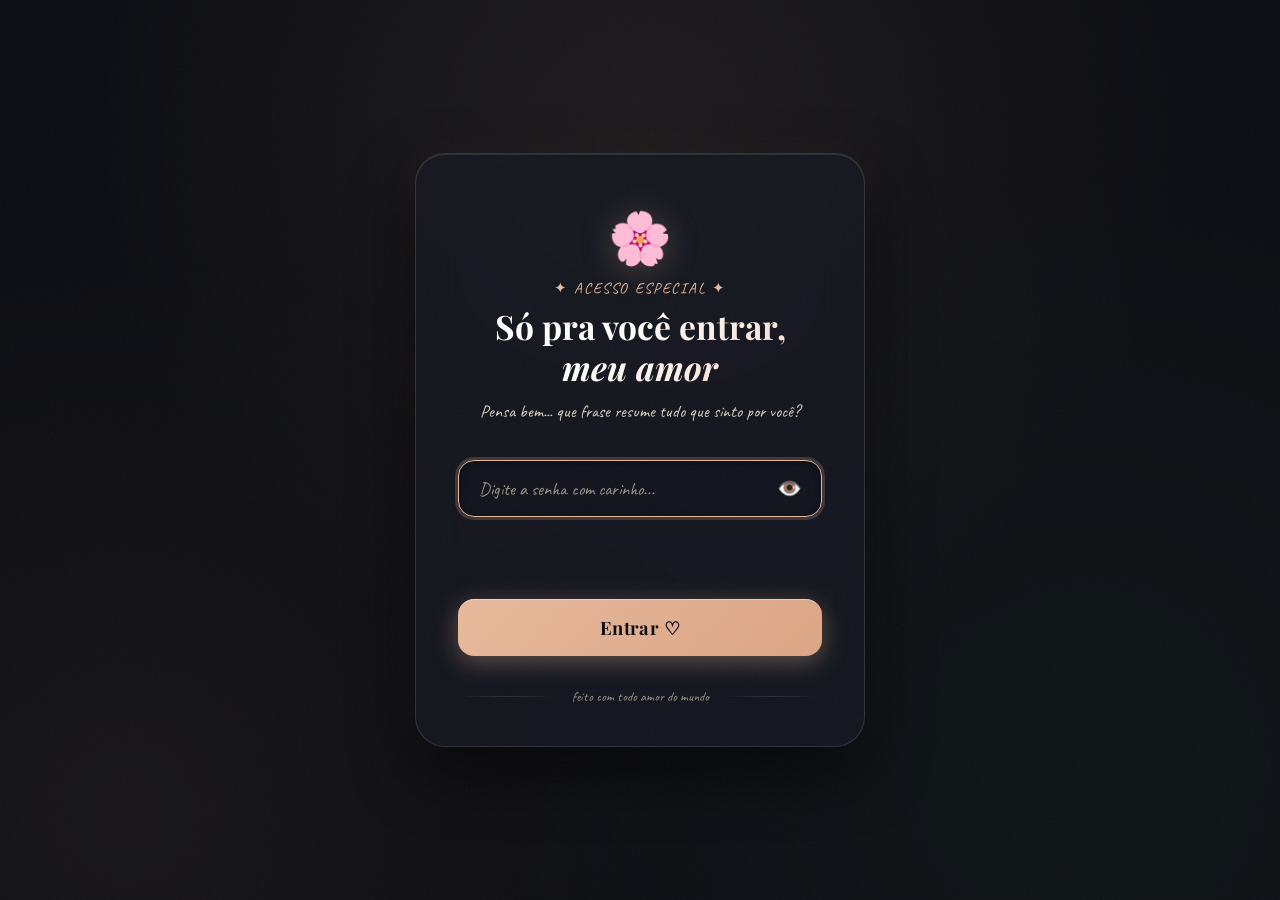
<file: index.html>
<!DOCTYPE html>
<html lang="pt-BR">
<head>
  <meta charset="UTF-8" />
  <meta name="viewport" content="width=device-width, initial-scale=1.0" />
  <title>Para Você — A Nossa História</title>
  <meta name="description" content="Um presente especial e único, feito com todo amor do mundo." />
  <meta property="og:title" content="Para Você — A Nossa História" />
  <meta property="og:description" content="Um presente especial e único, feito com todo amor do mundo." />
  <meta property="og:type" content="website" />
  <meta property="og:image" content="fotos/IMG_20251231_201946_162.jpg" />
  <link rel="preconnect" href="https://fonts.googleapis.com" />
  <link rel="preconnect" href="https://fonts.gstatic.com" crossorigin />
  <link href="https://fonts.googleapis.com/css2?family=Playfair+Display:ital,wght@0,400;0,600;0,700;1,400;1,600&family=Lato:wght@300;400;700&family=Caveat:wght@400;600;700&display=swap" rel="stylesheet" />
  <link rel="stylesheet" href="style.css?v=4.1" />
</head>
<body>

<!-- Guard: redireciona para login se não autenticado; garante início no topo -->
<script>
  if (sessionStorage.getItem('auth_ok') !== '1') {
    window.location.replace('login.html');
  }
  /* Impede o browser de restaurar a posição de scroll anterior */
  if ('scrollRestoration' in history) history.scrollRestoration = 'manual';
  window.scrollTo(0, 0);
</script>

<!-- Pétalas e toasts globais -->
<canvas id="petals-canvas" aria-hidden="true"></canvas>
<div class="toast-container" id="toast-container" aria-live="polite"></div>

<!-- Lightbox -->
<div class="lightbox-overlay" id="lightbox" role="dialog" aria-modal="true" aria-label="Foto ampliada">
  <div class="lightbox-content">
    <button class="lightbox-close" id="lightbox-close" aria-label="Fechar">✕</button>
    <div class="lightbox-inner-img" id="lightbox-img"></div>
    <div class="lightbox-caption" id="lightbox-caption"></div>
  </div>
</div>

<!-- ═══════════════════════════════════════════════
     SITE PRINCIPAL
     ═══════════════════════════════════════════════ -->
<div class="site-wrapper">

  <!-- ▓▓▓ 1. HERO ▓▓▓ -->
  <section class="hero-section reveal">
    <div class="hero-inner">
      <span class="hero-eyebrow">✦ um presente feito só pra você ✦</span>
      <h1 class="hero-title">Para a Minha<br/><em>Pessoa Favorita</em></h1>
      <p class="hero-subtitle">Cada detalhe aqui foi pensado com carinho, porque você merece o mundo — e mais um pouquinho.</p>
      <a href="#contador" class="hero-scroll-btn" aria-label="Rolar para o conteúdo">
        <span>Começar</span>
        <span class="scroll-arrow">↓</span>
      </a>
    </div>
    <div class="hero-hearts" aria-hidden="true">
      <span style="top:12%;left:7%;animation-delay:0s;font-size:1.4rem">♡</span>
      <span style="top:25%;right:5%;animation-delay:1.5s;font-size:1rem">❤</span>
      <span style="top:65%;left:3%;animation-delay:0.8s;font-size:1.2rem">♡</span>
      <span style="top:78%;right:8%;animation-delay:2.2s;font-size:0.9rem">✿</span>
      <span style="top:45%;left:2%;animation-delay:3s;font-size:1.1rem">❀</span>
      <span style="top:55%;right:3%;animation-delay:1s;font-size:1rem">♡</span>
    </div>
  </section>

  <!-- ▓▓▓ 2. CONTADOR ▓▓▓ -->
  <section id="contador" class="page-section reveal">
    <div class="section-label">nossa contagem</div>
    <div class="counter-mega">
      <div class="counter-mega-ring" aria-hidden="true"></div>
      <div class="counter-mega-inner">
        <p class="counter-sub">Já se passaram</p>
        <span class="counter-num" id="days-count">0</span>
        <span class="counter-unit-text">dias juntos</span>
        <p class="counter-date">desde <strong>05 de dezembro de 2025</strong> 🤍</p>
      </div>
    </div>
    <!-- Palmeiras inline -->
    <div class="palm-strip reveal reveal-delay-2">
      <span class="palm-strip-icon">💚</span>
      <p class="palm-strip-text">"Bate por duas coisas: você e o Palmeiras."</p>
      <span class="palm-strip-badge">Verdão 💪</span>
    </div>
  </section>

  <!-- ▓▓▓ 3. MENSAGEM DIÁRIA ▓▓▓ -->
  <section class="page-section reveal">
    <div class="section-label">a mensagem de hoje</div>
    <div class="book-card">
      <div class="book-ruled-lines" aria-hidden="true"></div>
      <div class="book-header">
        <p class="book-chapter">Cap. 1 · Começando a Melhor Leitura</p>
        <span class="book-date-stamp" id="book-date"></span>
      </div>
      <h2 class="book-title" id="book-title-text">A Nossa História</h2>
      <span class="book-day-badge" id="book-day-badge">📖 Hoje</span>
      <p class="book-message" id="daily-message"></p>

      <div class="book-footer">
        <div class="book-progress-wrap">
          <div class="book-progress-bar">
            <div class="book-progress-fill" id="book-progress-fill"></div>
          </div>
          <span class="book-progress-pct" id="book-progress-pct">0%</span>
        </div>
        <div class="book-nav">
          <button class="book-nav-btn" id="book-prev" aria-label="Anterior">← Anterior</button>
          <span class="book-nav-counter" id="book-nav-counter"></span>
          <button class="book-nav-btn" id="book-next" aria-label="Próxima">Próxima →</button>
        </div>
        <div class="book-lock-msg" id="book-lock-msg">
          🔒 As próximas mensagens ainda não chegaram. Volte amanhã!
        </div>
      </div>
    </div>
  </section>

  <!-- ▓▓▓ 4. CARROSSEL DE FOTOS ▓▓▓ -->
  <section class="page-section reveal">
    <div class="section-label">nossas memórias</div>
    <h2 class="section-title">Nossa Galeria</h2>

    <!-- Carrossel principal -->
    <div class="carousel-root">
      <div class="carousel-track-wrap">
        <div class="carousel-track" id="carousel-track"></div>
      </div>
      <button class="carousel-arrow carousel-arrow-prev" id="carousel-prev" aria-label="Foto anterior">‹</button>
      <button class="carousel-arrow carousel-arrow-next" id="carousel-next" aria-label="Próxima foto">›</button>
      <div class="carousel-dots" id="carousel-dots"></div>
      <p class="carousel-caption-text" id="carousel-caption"></p>
    </div>

    <!-- Thumbnails -->
    <div class="thumb-strip" id="thumb-strip"></div>
  </section>

  <!-- ▓▓▓ 5. LINHA DO TEMPO ▓▓▓ -->
  <section class="page-section reveal">
    <div class="section-label">nossa trajetória</div>
    <h2 class="section-title">Momentos que Guardo</h2>
    <div class="timeline-v2" id="timeline-container"></div>
  </section>

  <!-- ▓▓▓ 6. COUNTDOWN ▓▓▓ -->
  <section class="page-section reveal">
    <div class="section-label">contagem regressiva</div>
    <h2 class="section-title">Próximos Momentos</h2>
    <div class="countdown-list" id="countdown-list"></div>
  </section>

  <!-- ▓▓▓ 7. ESTRELA ▓▓▓ -->
  <section class="page-section reveal">
    <div class="section-label">sua estrela no céu</div>
    <h2 class="section-title">Sua Estrela</h2>
    <div class="star-card">
      <canvas id="star-canvas" aria-label="Céu estrelado animado com estrela personalizada"></canvas>
      <div class="star-card-label">
        <p class="star-card-title">Batizei uma estrela com o seu nome.</p>
        <p class="star-card-sub">Olha ela brilhar — igual você. ✨</p>
      </div>
    </div>
  </section>

  <!-- ▓▓▓ 8. RAZÕES PRA TE AMAR ▓▓▓ -->
  <section class="page-section reveal">
    <div class="section-label">razões pra te amar</div>
    <h2 class="section-title">Por Que Te Amo</h2>
    <div class="reasons-card">
      <div class="reasons-header-row">
        <p class="reasons-subtitle">Cada razão é real. Cada uma é sua.</p>
        <span class="reasons-badge" id="reasons-counter">0 de 20</span>
      </div>
      <div id="love-reasons-list" aria-live="polite"></div>
      <div class="reasons-actions">
        <button class="reveal-btn" id="reveal-reason-btn">♡ Revelar mais uma razão</button>
        <button class="reveal-btn secondary" id="reveal-all-btn">Ver todas de uma vez</button>
      </div>
    </div>
  </section>

  <!-- ▓▓▓ 9. DOCERIA ▓▓▓ -->
  <section class="page-section reveal">
    <div class="section-label">nossa doceria</div>
    <h2 class="section-title">Doceria do Amor 🍭</h2>
    <p class="section-intro">Clique para resgatar seus mimos especiais</p>
    <div class="treats-grid">
      <button class="treat-btn" id="btn-treat-1"><span class="treat-icon">🍫</span><span>Palha italiana feita pelo seu namorado</span></button>
      <button class="treat-btn" id="btn-treat-2"><span class="treat-icon">🤗</span><span>Abraço surpresa hoje</span></button>
      <button class="treat-btn" id="btn-treat-3"><span class="treat-icon">💋</span><span>Beijo aleatório</span></button>
      <button class="treat-btn" id="btn-treat-4"><span class="treat-icon">🎬</span><span>Escolher o próximo programa</span></button>
      <button class="treat-btn flee-btn" id="flee-btn"><span class="treat-icon">💔</span><span>Quero te amar menos</span></button>
    </div>
  </section>

  <!-- ▓▓▓ JOGO 1 — CARTAS EMBARALHADAS ▓▓▓ -->
  <section id="jogo-cartas" class="page-section reveal">
    <div class="section-label">jogo do amor · 1</div>
    <h2 class="section-title">Cartas Embaralhadas 💌</h2>
    <p class="section-intro">Monte a frase do dia na ordem certa</p>
    <div class="game-card" id="cartas-game">
      <p class="game-day-badge" id="cartas-day"></p>
      <div class="cartas-slots" id="cartas-slots" aria-label="Espaços para montar a frase"></div>
      <p class="cartas-divider" aria-hidden="true">↑ monte aqui ↑</p>
      <div class="cartas-bank" id="cartas-bank" aria-label="Palavras disponíveis"></div>
      <div class="cartas-actions">
        <button class="game-btn secondary" id="cartas-reset" type="button">🔀 Embaralhar</button>
        <button class="game-btn primary"   id="cartas-check" type="button" disabled>✓ Verificar</button>
      </div>
      <p class="cartas-result" id="cartas-result" aria-live="polite"></p>
    </div>
  </section>

  <!-- ▓▓▓ JOGO 2 — CAÇA-PALAVRAS ▓▓▓ -->
  <section id="jogo-cacapalavras" class="page-section reveal">
    <div class="section-label">jogo do amor · 2</div>
    <h2 class="section-title">Caça-Palavras Diário 🔠</h2>
    <p class="section-intro">Palavras do nosso mundo — nova grade todo dia</p>
    <div class="game-card">
      <div class="caca-layout">
        <div class="caca-grid-wrap">
          <div class="caca-grid" id="caca-grid" role="grid" aria-label="Grade do caça-palavras"></div>
        </div>
        <div class="caca-sidebar">
          <p class="caca-list-title">Encontre:</p>
          <ul class="caca-word-list" id="caca-word-list" aria-label="Lista de palavras"></ul>
        </div>
      </div>
      <div class="caca-complete" id="caca-complete" hidden>✨ Todas as palavras encontradas! Você é incrível! ✨</div>
    </div>
  </section>

  <!-- ▓▓▓ JOGO 3 — MEMÓRIA ▓▓▓ -->
  <section id="jogo-memoria" class="page-section reveal">
    <div class="section-label">jogo do amor · 3</div>
    <h2 class="section-title">Memória dos Momentos 🃏</h2>
    <p class="section-intro">Encontre os pares das nossas fotos juntos</p>
    <div class="game-card">
      <div class="memoria-header">
        <span class="memoria-stat"        id="memoria-tentativas">0 tentativas</span>
        <span class="memoria-stat accent" id="memoria-pares">0 / 8 pares</span>
      </div>
      <div class="memoria-grid" id="memoria-grid" role="list" aria-label="Grade do jogo da memória"></div>
      <div class="memoria-win" id="memoria-win" hidden>
        <p>🎉 Você encontrou todos os pares!</p>
        <button class="game-btn primary" id="memoria-restart" type="button">Jogar de novo 🔄</button>
      </div>
    </div>
  </section>

  <!-- ▓▓▓ 10. MURAL DE RECADOS (SUPABASE) ▓▓▓ -->
  <section class="page-section" id="mural-section">
    <div class="section-label">mural de amor</div>
    <h2 class="section-title">Deixe um Recadinho ✍️</h2>
    <p class="section-intro">Escreva algo fofo para mim ou leia os bilhetes que já nos deixamos</p>
    
    <div class="mural-card">
      <form id="mural-form" class="mural-form">
        <div class="mural-input-row">
          <input type="text" id="mural-sender" placeholder="Seu nome..." required autocomplete="off" />
        </div>
        <div class="mural-input-row">
          <textarea id="mural-content" placeholder="Escreva seu bilhetinho com todo carinho..." required rows="3"></textarea>
        </div>
        <div class="mural-input-row">
          <label class="mural-color-label">Cor do bilhete:</label>
          <div class="mural-color-picker" id="mural-color-picker" role="radiogroup" aria-label="Cor do bilhete">
            <button type="button" class="color-swatch active" data-color="default" aria-label="Dourado (padrão)" style="--swatch-color:#d4956a"></button>
            <button type="button" class="color-swatch" data-color="rosa"    aria-label="Rosa"    style="--swatch-color:#c47b8a"></button>
            <button type="button" class="color-swatch" data-color="amarelo" aria-label="Amarelo" style="--swatch-color:#c9a630"></button>
            <button type="button" class="color-swatch" data-color="verde"   aria-label="Verde"   style="--swatch-color:#5a9e78"></button>
            <button type="button" class="color-swatch" data-color="lilas"   aria-label="Lilás"   style="--swatch-color:#8b7ec8"></button>
          </div>
        </div>
        <button type="submit" class="mural-submit-btn">♡ Deixar Recado</button>
      </form>

      <div class="mural-tabs" id="mural-tabs">
        <button class="mural-tab active" data-tab="todos"     type="button">💌 Todos</button>
        <button class="mural-tab"        data-tab="favoritos" type="button">⭐ Favoritos</button>
      </div>

      <div class="mural-notes-container" id="mural-notes">
        <p class="mural-empty" id="mural-placeholder">Carregando recadinhos com carinho... 💌</p>
      </div>
    </div>
  </section>

  <!-- ▓▓▓ ENCERRAMENTO ▓▓▓ -->
  <section class="closing-section">
    <h2>Você é a melhor parte<br/>de cada dia.</h2>
    <p>Obrigado por ser tão você. Por cada risada, cada olhar, cada momento. Este site é pequenininho perto do que sinto, mas é todo feito de amor.</p>
    <span class="closing-signature">Com todo meu amor ♡</span>
  </section>

  <footer class="site-footer">
    <p>Feito com <span class="heart">♥</span> especialmente para você — <span id="footer-year"></span></p>
  </footer>

</div><!-- /site-wrapper -->

<button class="scroll-top-btn" id="scroll-top-btn" aria-label="Voltar ao topo">↑</button>

<script src="script.js?v=4.1"></script>
</body>
</html>
</file>
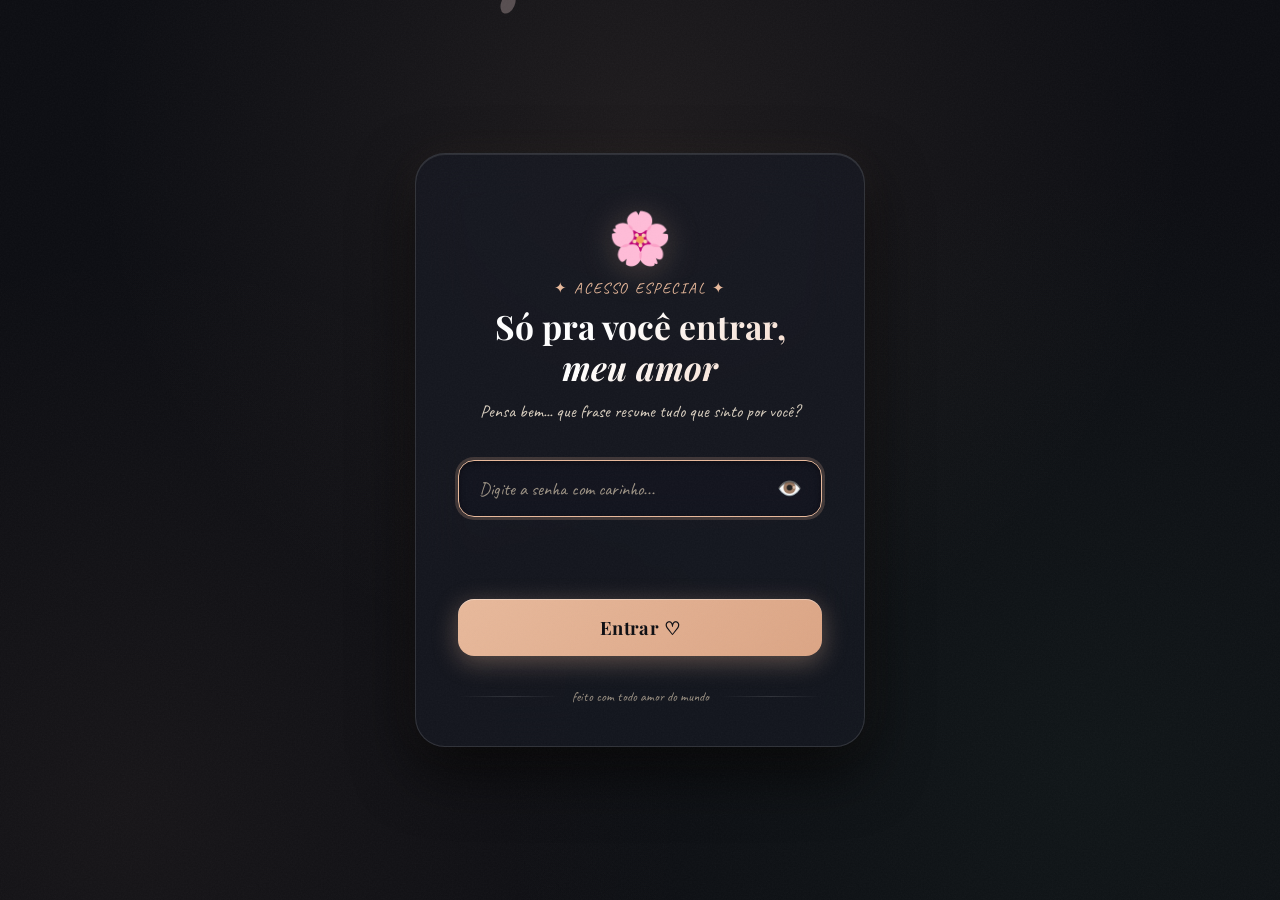
<file: login.html>
<!DOCTYPE html>
<html lang="pt-BR">
<head>
  <meta charset="UTF-8" />
  <meta name="viewport" content="width=device-width, initial-scale=1.0" />
  <title>Acesso Especial ♡</title>
  <meta name="description" content="Acesso especial — só pra você entrar, meu amor." />
  <meta name="robots" content="noindex, nofollow" />
  <link rel="preconnect" href="https://fonts.googleapis.com" />
  <link rel="preconnect" href="https://fonts.gstatic.com" crossorigin />
  <link href="https://fonts.googleapis.com/css2?family=Playfair+Display:ital,wght@0,400;0,600;0,700;1,400;1,600&family=Lato:wght@300;400;700&family=Caveat:wght@400;600;700&display=swap" rel="stylesheet" />
  <link rel="stylesheet" href="login.css?v=4.0" />
</head>
<body>

<!-- Pétalas animadas -->
<canvas id="pw-petals" aria-hidden="true"></canvas>

<!-- Card de login -->
<div class="login-card" role="main">
  <span class="login-icon" aria-hidden="true">🌸</span>
  <p class="login-eyebrow">✦ acesso especial ✦</p>
  <h1 class="login-title">Só pra você entrar,<br/><em>meu amor</em></h1>
  <p class="login-hint">Pensa bem... que frase resume tudo que sinto por você?</p>

  <form id="login-form" class="login-form" onsubmit="return false;">
    <div class="input-wrap">
      <input
        type="password"
        id="pw-input"
        class="pw-input"
        placeholder="Digite a senha com carinho..."
        autocomplete="off"
        aria-label="Senha de acesso"
      />
      <button class="pw-toggle" id="pw-toggle" type="button" aria-label="Mostrar senha">👁️</button>
    </div>

    <p class="pw-error" id="pw-error" aria-live="polite"></p>
    <p class="pw-attempts" id="pw-attempts"></p>

    <button class="pw-btn" id="pw-submit" type="submit">Entrar ♡</button>
  </form>

  <div class="login-ornament">feito com todo amor do mundo</div>
</div>

<!-- Overlay de sucesso -->
<div class="success-overlay" id="success-overlay" aria-live="assertive">
  <span class="success-icon">💚</span>
  <p class="success-text">Bem-vinda, meu amor!</p>
  <p class="success-sub">Preparando o site especial para você... 🌸</p>
</div>

<script>
'use strict';

const PASSWORD = 'eu te amo formiguinha';

/* ─── PÉTALAS (COM SUPORTE A VISIBILITYSTATE) ─────────────────── */
(function initPetals() {
  const canvas = document.getElementById('pw-petals');
  if (!canvas) return;
  const ctx = canvas.getContext('2d');

  function resize() {
    canvas.width  = window.innerWidth;
    canvas.height = window.innerHeight;
  }
  resize();
  window.addEventListener('resize', resize);

  const petals = Array.from({ length: 22 }, () => ({
    x:        Math.random() * window.innerWidth,
    y:        Math.random() * window.innerHeight - window.innerHeight,
    r:        Math.random() * 8 + 4,
    drift:    (Math.random() - .5) * .6,
    speed:    Math.random() * .6 + .3,
    rot:      Math.random() * Math.PI * 2,
    rotSpeed: (Math.random() - .5) * .04,
    alpha:    Math.random() * .4 + .25,
    color:    Math.random() > .5 ? '#f2d7d5' : '#b8e0cc',
  }));

  let rafId = null;
  function draw() {
    ctx.clearRect(0, 0, canvas.width, canvas.height);
    petals.forEach(p => {
      p.y    += p.speed;
      p.x    += p.drift + Math.sin(p.y / 60) * .3;
      p.rot  += p.rotSpeed;
      if (p.y > canvas.height + 20) { p.y = -20; p.x = Math.random() * canvas.width; }
      ctx.save();
      ctx.translate(p.x, p.y);
      ctx.rotate(p.rot);
      ctx.globalAlpha = p.alpha;
      ctx.fillStyle = p.color;
      ctx.beginPath();
      ctx.ellipse(0, 0, p.r, p.r * 1.6, 0, 0, Math.PI * 2);
      ctx.fill();
      ctx.restore();
    });
    rafId = requestAnimationFrame(draw);
  }
  rafId = requestAnimationFrame(draw);

  /* Pausa loop quando aba fica oculta — poupa bateria e CPU no mobile */
  document.addEventListener('visibilitychange', () => {
    if (document.hidden) {
      if (rafId) cancelAnimationFrame(rafId);
    } else {
      rafId = requestAnimationFrame(draw);
    }
  });
})();

/* ─── LOGIN ─────────────────────────────────────────────────── */
(function initLogin() {
  if (sessionStorage.getItem('auth_ok') === '1') {
    window.location.replace('index.html');
    return;
  }

  const input      = document.getElementById('pw-input');
  const submit     = document.getElementById('pw-submit');
  const toggle     = document.getElementById('pw-toggle');
  const errorEl    = document.getElementById('pw-error');
  const attemptsEl = document.getElementById('pw-attempts');
  const overlay    = document.getElementById('success-overlay');

  let attempts = 0;
  const MAX    = 5;
  let locked   = false;

  toggle.addEventListener('click', () => {
    input.type = input.type === 'password' ? 'text' : 'password';
    toggle.textContent = input.type === 'password' ? '👁️' : '🙈';
  });

  function attempt() {
    if (locked) return;
    const val = input.value.trim().toLowerCase();
    if (!val) { input.focus(); return; }

    if (val === PASSWORD) {
      sessionStorage.setItem('auth_ok', '1');
      errorEl.textContent    = '';
      attemptsEl.textContent = '';
      submit.disabled = true;
      input.disabled  = true;
      overlay.classList.add('show');
      setTimeout(() => window.location.replace('index.html'), 1800);

    } else {
      attempts++;
      input.value = '';
      input.classList.add('shake');
      setTimeout(() => input.classList.remove('shake'), 450);

      const remaining = MAX - attempts;

      if (remaining <= 0) {
        locked = true;
        errorEl.textContent    = '💔 Pensa com calma... você sabe!';
        errorEl.className      = 'pw-error';
        attemptsEl.textContent = 'Aguarde 10 segundos para tentar de novo.';
        submit.disabled = true;
        input.disabled  = true;

        let secs = 10;
        const interval = setInterval(() => {
          secs--;
          attemptsEl.textContent = `Tente novamente em ${secs}s...`;
          if (secs <= 0) {
            clearInterval(interval);
            locked = false;
            attempts = 0;
            submit.disabled = false;
            input.disabled  = false;
            errorEl.textContent    = '';
            attemptsEl.textContent = '';
            input.focus();
          }
        }, 1000);

      } else {
        errorEl.textContent    = '❌ Não é bem isso... pensa mais!';
        errorEl.className      = 'pw-error';
        attemptsEl.textContent = `${remaining} tentativa${remaining === 1 ? '' : 's'} restante${remaining === 1 ? '' : 's'}`;
      }
    }
  }

  const form = document.getElementById('login-form');
  if (form) {
    form.addEventListener('submit', e => {
      e.preventDefault();
      attempt();
    });
  }
  submit.addEventListener('click', attempt);
  input.addEventListener('keydown', e => { if (e.key === 'Enter') attempt(); });
  input.focus();
})();
</script>
</body>
</html>
</file>
<file: style.css>
/* ================================================================
   STYLE.CSS — Midnight Glass & Velvet Romance (v5)
   ================================================================ */

/* ── TOKENS ───────────────────────────────────────────────────── */
:root {
  /* Fundo Obsidian Profundo */
  --bg:            #0c0d12;
  --bg-deep:       #08090c;
  --bg-card:       rgba(22, 24, 34, 0.68);
  --bg-card-alt:   rgba(255, 255, 255, 0.035);
  --bg-input:      rgba(15, 17, 25, 0.85);
  --border:        rgba(255, 255, 255, 0.08);
  --border-light:  rgba(255, 255, 255, 0.12);

  /* Acento Rosé Champanhe acetinado */
  --accent:        #e8b99b;
  --accent-light:  #f5d4c1;
  --accent-deep:   #dca585;
  --accent-faint:  rgba(232, 185, 155, 0.12);
  --accent-glow:   0 0 25px rgba(232, 185, 155, 0.22);

  /* Verde Esmeralda elegante para os detalhes do Palmeiras */
  --green:         #489973;
  --green-light:   #6bc99c;
  --green-deep:    #2f6e50;
  --green-faint:   rgba(72, 153, 115, 0.14);

  /* Texto com alto contraste e legibilidade refinada */
  --text-primary:  #f8f6f0;
  --text-secondary:#d8cebf;
  --text-muted:    #9c9284;

  /* Aliases para compatibilidade total */
  --forest:        #489973;
  --forest-light:  #6bc99c;
  --rose:          #e8b99b;
  --mint-light:    rgba(72, 153, 115, 0.15);
  --mint-mid:      #489973;
  --mint-deep:     #6bc99c;
  --cream:         #0c0d12;
  --cream-warm:    #161822;
  --cream-border:  rgba(255, 255, 255, 0.08);
  --antique:       #9c9284;
  --blush:         rgba(232, 185, 155, 0.1);
  --blush-deep:    #dca585;
  --ink:           #f8f6f0;
  --ink-soft:      #d8cebf;
  --ink-faint:     #9c9284;

  --font-serif: 'Playfair Display', Georgia, serif;
  --font-sans:  'Lato', system-ui, sans-serif;
  --font-hand:  'Caveat', cursive;

  --r-card:     22px;
  --r-pill:     999px;
  --shadow:     0 8px 30px rgba(0, 0, 0, 0.45);
  --shadow-lg:  0 18px 50px rgba(0, 0, 0, 0.65), 0 0 35px rgba(232, 185, 155, 0.06);
  --shadow-velvet: 0 10px 32px rgba(0, 0, 0, 0.52);
  --ease-spring: cubic-bezier(0.34, 1.56, 0.64, 1);
  --ease-out:    cubic-bezier(0.22, 1, 0.36, 1);
}

/* ── RESET ────────────────────────────────────────────────────── */
*, *::before, *::after { box-sizing: border-box; margin: 0; padding: 0; }
[hidden] { display: none !important; }
html { scroll-behavior: smooth; overflow-x: hidden; }

body {
  font-family: var(--font-sans);
  background: var(--bg);
  background-image: 
    radial-gradient(circle at 50% 0%, rgba(232, 185, 155, 0.08) 0%, transparent 45%),
    radial-gradient(circle at 10% 35%, rgba(72, 153, 115, 0.06) 0%, transparent 35%),
    radial-gradient(circle at 90% 65%, rgba(220, 165, 133, 0.07) 0%, transparent 40%),
    radial-gradient(circle at 50% 95%, rgba(72, 153, 115, 0.05) 0%, transparent 45%);
  background-attachment: fixed;
  color: var(--text-primary);
  min-height: 100vh;
  overflow-x: hidden;
}

/* Textura sutil aveludada */
body::before {
  content: '';
  position: fixed; inset: 0;
  background-image: url("data:image/svg+xml,%3Csvg xmlns='http://www.w3.org/2000/svg' width='300' height='300'%3E%3Cfilter id='n'%3E%3CfeTurbulence type='fractalNoise' baseFrequency='.65' numOctaves='4' stitchTiles='stitch'/%3E%3CfeColorMatrix type='saturate' values='0'/%3E%3C/filter%3E%3Crect width='300' height='300' filter='url(%23n)' opacity='.035'/%3E%3C/svg%3E");
  pointer-events: none; z-index: 9999; opacity: 1;
}

/* ── CANVAS PÉTALAS ───────────────────────────────────────────── */
#petals-canvas {
  position: fixed; inset: 0;
  pointer-events: none; z-index: 0;
}

/* ── REVEAL AO SCROLL ─────────────────────────────────────────── */
.reveal {
  opacity: 0;
  transform: translateY(32px);
  transition: opacity .75s var(--ease-out), transform .75s var(--ease-out);
}
.reveal.visible {
  opacity: 1;
  transform: translateY(0);
}
.reveal-delay-1 { transition-delay: .15s; }
.reveal-delay-2 { transition-delay: .3s; }

/* ── TOAST ────────────────────────────────────────────────────── */
.toast-container {
  position: fixed; bottom: 24px; right: 24px;
  z-index: 99999; display: flex; flex-direction: column; gap: 8px;
  pointer-events: none;
}
.toast {
  background: rgba(22, 24, 34, 0.92);
  backdrop-filter: blur(16px);
  -webkit-backdrop-filter: blur(16px);
  color: var(--text-primary);
  border: 1px solid var(--accent);
  border-radius: 14px;
  padding: 12px 22px;
  font-family: var(--font-hand); font-size: 1.05rem;
  box-shadow: 0 10px 30px rgba(0,0,0,.6), 0 0 20px rgba(232, 185, 155, 0.15);
  opacity: 0; transform: translateY(12px) scale(.96);
  transition: opacity .35s var(--ease-out), transform .35s var(--ease-spring);
  pointer-events: all; max-width: 340px;
}
.toast.show { opacity: 1; transform: translateY(0) scale(1); }

/* ── LIGHTBOX ─────────────────────────────────────────────────── */
.lightbox-overlay {
  position: fixed; inset: 0;
  background: rgba(8,9,12,.94);
  backdrop-filter: blur(20px);
  -webkit-backdrop-filter: blur(20px);
  z-index: 99999;
  display: flex; align-items: center; justify-content: center;
  padding: 20px;
  opacity: 0; visibility: hidden; pointer-events: none;
  transition: opacity .4s ease, visibility .4s ease;
}
.lightbox-overlay.open { opacity: 1; visibility: visible; pointer-events: all; }
.lightbox-content {
  position: relative; max-width: 90vw; max-height: 88vh;
  display: flex; flex-direction: column; align-items: center;
}
.lightbox-img-wrap {
  overflow: hidden; border-radius: 18px;
  border: 1px solid var(--border-light);
  box-shadow: 0 24px 60px rgba(0,0,0,.8), 0 0 35px rgba(232,185,155,.1);
  display: flex; align-items: center; justify-content: center;
  background: #08090c;
}
.lightbox-img-wrap img {
  max-width: 86vw; max-height: 72vh;
  object-fit: contain; display: block;
}
.lightbox-caption {
  font-family: var(--font-hand); font-size: 1.15rem;
  color: var(--text-primary); text-align: center;
  margin-top: 14px;
}
.lightbox-caption .place { color: var(--accent-light); font-weight: 600; }
.lightbox-close {
  position: absolute; top: -16px; right: -16px;
  width: 44px; height: 44px; border-radius: 50%;
  background: rgba(22, 24, 34, 0.9);
  backdrop-filter: blur(12px);
  border: 1px solid var(--border-light);
  font-size: 1.3rem; color: var(--text-primary);
  cursor: pointer; display: flex; align-items: center; justify-content: center;
  box-shadow: 0 6px 18px rgba(0,0,0,.5);
  transition: transform .25s var(--ease-spring), border-color .2s, color .2s;
  z-index: 10;
}
.lightbox-close:hover {
  transform: scale(1.15) rotate(90deg);
  border-color: var(--accent);
  color: var(--accent-light);
}

/* ── @keyframes compartilhados ────────────────────────────────── */
@keyframes shake {
  0%, 100% { transform: translateX(0); }
  20%       { transform: translateX(-8px); }
  40%       { transform: translateX(8px); }
  60%       { transform: translateX(-5px); }
  80%       { transform: translateX(5px); }
}
@keyframes float-heart {
  0%, 100% { transform: translateY(0) rotate(-8deg); }
  50%       { transform: translateY(-14px) rotate(8deg); }
}

/* ══════════════════════════════════════════════════════
   LAYOUT PRINCIPAL
   ══════════════════════════════════════════════════════ */
.site-wrapper {
  position: relative; z-index: 1;
  max-width: 900px; margin: 0 auto;
  padding: 0 24px 80px;
}

.section-label {
  font-family: var(--font-hand); font-size: .95rem;
  color: var(--accent); letter-spacing: 2.5px; text-transform: uppercase;
  margin-bottom: 8px; display: block;
}
.section-title {
  font-family: var(--font-serif); font-size: clamp(1.65rem, 4vw, 2.45rem);
  font-weight: 700; margin-bottom: 24px; line-height: 1.22;
  background: linear-gradient(135deg, #ffffff 40%, var(--accent-light) 100%);
  -webkit-background-clip: text;
  -webkit-text-fill-color: transparent;
}
.section-intro {
  font-family: var(--font-hand); font-size: 1.05rem; color: var(--text-muted);
  margin-bottom: 22px; margin-top: -16px;
}
.page-section { padding: 68px 0 0; }

/* ══════════════════════════════════════════════════════
   HERO
   ══════════════════════════════════════════════════════ */
.hero-section {
  min-height: 90vh;
  display: flex; align-items: center; justify-content: center;
  text-align: center; position: relative; padding: 80px 0 40px;
}
.hero-inner { position: relative; z-index: 1; }
.hero-eyebrow {
  display: block; font-family: var(--font-hand); font-size: 1.15rem;
  color: var(--accent); margin-bottom: 16px; letter-spacing: .8px;
}
.hero-title {
  font-family: var(--font-serif);
  font-size: clamp(2.8rem, 8vw, 5rem);
  font-weight: 700; line-height: 1.12;
  margin-bottom: 22px;
  background: linear-gradient(135deg, #ffffff 30%, var(--accent-light) 100%);
  -webkit-background-clip: text;
  -webkit-text-fill-color: transparent;
}
.hero-title em {
  font-style: italic;
  color: var(--accent-light);
  -webkit-text-fill-color: var(--accent-light);
}
.hero-subtitle {
  font-family: var(--font-hand); font-size: clamp(1.05rem, 2.5vw, 1.25rem);
  color: var(--text-secondary); max-width: 480px; margin: 0 auto 40px;
  line-height: 1.75;
}
.hero-scroll-btn {
  display: inline-flex; flex-direction: column; align-items: center; gap: 6px;
  text-decoration: none; color: var(--text-primary);
  font-family: var(--font-hand); font-size: 1.15rem;
  background: rgba(22, 24, 34, 0.65);
  backdrop-filter: blur(14px);
  -webkit-backdrop-filter: blur(14px);
  border: 1px solid var(--border-light);
  border-radius: 40px; padding: 12px 30px;
  box-shadow: 0 6px 20px rgba(0,0,0,.45), inset 0 1px 0 rgba(255,255,255,.08);
  transition: transform .3s var(--ease-spring), box-shadow .3s, border-color .3s;
}
.hero-scroll-btn:hover {
  transform: translateY(4px) scale(1.02);
  box-shadow: 0 10px 28px rgba(0,0,0,.55), 0 0 20px rgba(232, 185, 155, 0.15);
  border-color: var(--accent);
}
.scroll-arrow { animation: bounce-arrow 2s ease-in-out infinite; }
@keyframes bounce-arrow {
  0%, 100% { transform: translateY(0); }
  50%       { transform: translateY(5px); }
}
.hero-hearts {
  position: absolute; inset: 0; pointer-events: none; overflow: hidden;
}
.hero-hearts span {
  position: absolute; opacity: .06;
  animation: float-heart 6s ease-in-out infinite;
}

/* ══════════════════════════════════════════════════════
   CONTADOR
   ══════════════════════════════════════════════════════ */
.counter-mega {
  display: flex; justify-content: center;
  position: relative; margin-bottom: 28px;
}
.counter-mega-ring {
  width: 260px; height: 260px; border-radius: 50%;
  border: 1.5px solid rgba(255, 255, 255, 0.1);
  background: radial-gradient(circle, rgba(232, 185, 155, 0.06) 0%, rgba(22, 24, 34, 0.45) 60%, transparent 75%);
  backdrop-filter: blur(16px);
  -webkit-backdrop-filter: blur(16px);
  box-shadow: 0 12px 36px rgba(0, 0, 0, 0.6), 0 0 30px rgba(232, 185, 155, 0.12), inset 0 0 25px rgba(0, 0, 0, 0.5);
  display: flex; align-items: center; justify-content: center;
  animation: ring-pulse 3s ease-in-out infinite;
  position: relative;
}
.counter-mega-ring::after {
  content: ''; position: absolute;
  width: 230px; height: 230px; border-radius: 50%;
  border: 1px solid rgba(232, 185, 155, 0.25);
  box-shadow: inset 0 0 16px rgba(232, 185, 155, 0.08);
  animation: ring-pulse 3s ease-in-out 1.5s infinite;
}
@keyframes ring-pulse {
  0%, 100% { transform: scale(1); opacity: 1; }
  50%       { transform: scale(1.04); opacity: .75; }
}
.counter-mega-inner {
  position: absolute; text-align: center; z-index: 1;
  display: flex; flex-direction: column; align-items: center;
}
.counter-sub { font-family: var(--font-hand); font-size: 1.05rem; color: var(--text-secondary); margin-bottom: 4px; }
.counter-num {
  font-family: var(--font-serif); font-size: clamp(3.5rem, 10vw, 5.5rem);
  font-weight: 700; line-height: 1;
  letter-spacing: -2px;
  background: linear-gradient(135deg, #ffffff 25%, var(--accent-light) 100%);
  -webkit-background-clip: text;
  -webkit-text-fill-color: transparent;
}
.counter-unit-text {
  font-family: var(--font-serif); font-style: italic;
  font-size: clamp(.95rem, 2.5vw, 1.25rem); color: var(--text-secondary); margin-top: 4px;
}
.counter-date {
  font-family: var(--font-hand); font-size: .95rem;
  color: var(--text-muted); margin-top: 16px;
}
.counter-date strong { color: var(--accent-light); }

/* Palmeiras strip (Esmeralda Velvet) */
.palm-strip {
  display: flex; align-items: center; gap: 16px;
  background: linear-gradient(135deg, rgba(14, 38, 25, 0.7) 0%, rgba(10, 24, 16, 0.85) 100%);
  backdrop-filter: blur(16px);
  -webkit-backdrop-filter: blur(16px);
  border: 1px solid rgba(72, 153, 115, 0.3);
  border-radius: 20px; padding: 20px 26px;
  box-shadow: 0 10px 30px rgba(0,0,0,.45), 0 0 20px rgba(72, 153, 115, 0.12);
}
.palm-strip-icon { font-size: 2.1rem; flex-shrink: 0; animation: pulse-green 2.5s ease-in-out infinite; }
@keyframes pulse-green {
  0%, 100% { filter: drop-shadow(0 0 6px rgba(72, 153, 115, .4)); }
  50%       { filter: drop-shadow(0 0 14px rgba(107, 201, 156, .8)); }
}
.palm-strip-text { font-family: var(--font-serif); font-style: italic; font-size: 1.05rem; color: rgba(210, 245, 230, .9); flex: 1; line-height: 1.45; }
.palm-strip-badge {
  background: rgba(72, 153, 115, 0.2); border: 1px solid rgba(72, 153, 115, 0.4);
  border-radius: var(--r-pill); padding: 5px 16px;
  font-family: var(--font-hand); font-size: .95rem; color: var(--green-light);
  white-space: nowrap; flex-shrink: 0;
  box-shadow: 0 2px 10px rgba(0,0,0,.25);
}

/* ══════════════════════════════════════════════════════
   BOOK / MENSAGEM DIÁRIA (VELVET GLASS)
   ══════════════════════════════════════════════════════ */
.book-card {
  background: var(--bg-card);
  backdrop-filter: blur(16px);
  -webkit-backdrop-filter: blur(16px);
  border: 1px solid var(--border-light);
  border-left: 5px solid var(--accent);
  border-radius: 4px 22px 22px 4px;
  padding: 38px 36px 30px; position: relative;
  box-shadow: var(--shadow-velvet), inset 0 1px 0 rgba(255,255,255,.05);
}
.book-ruled-lines {
  position: absolute; inset: 0;
  background-image: repeating-linear-gradient(
    to bottom, transparent, transparent 27px, rgba(255,255,255,.02) 28px
  );
  pointer-events: none; border-radius: 0 12px 12px 0;
}
.book-header { display: flex; align-items: flex-start; justify-content: space-between; margin-bottom: 8px; }
.book-chapter { font-family: var(--font-hand); font-size: .9rem; color: var(--accent); text-transform: uppercase; letter-spacing: 2px; }
.book-date-stamp { font-family: var(--font-hand); font-size: .88rem; color: var(--text-muted); transform: rotate(2deg); display: block; }
.book-title {
  font-family: var(--font-serif); font-size: 1.55rem; font-style: italic;
  color: var(--text-primary); margin-bottom: 14px; position: relative; z-index: 1;
}
.book-day-badge {
  display: inline-block; background: var(--green-faint); border: 1px solid rgba(72, 153, 115, 0.3);
  border-radius: var(--r-pill); padding: 4px 16px;
  font-family: var(--font-hand); font-size: .9rem; color: var(--green-light);
  margin-bottom: 22px; position: relative; z-index: 1;
}
.book-message {
  font-family: var(--font-serif); font-size: 1.08rem; line-height: 1.95;
  color: var(--text-secondary); font-style: italic; position: relative; z-index: 1;
  transition: opacity .3s ease, transform .3s ease;
}

.book-footer { position: relative; z-index: 1; }
.book-progress-wrap {
  display: flex; align-items: center; gap: 12px;
  margin: 26px 0 16px; padding-top: 20px;
  border-top: 1px solid var(--border);
}
.book-progress-bar {
  flex: 1; height: 5px; background: rgba(0,0,0,.4);
  border-radius: 3px; overflow: hidden;
  box-shadow: inset 0 1px 3px rgba(0,0,0,.5);
}
.book-progress-fill {
  height: 100%;
  background: linear-gradient(to right, var(--accent), var(--green-light));
  border-radius: 3px; transition: width 1.2s ease;
}
.book-progress-pct { font-family: var(--font-hand); font-size: .95rem; color: var(--accent); flex-shrink: 0; }

.book-nav {
  display: flex; align-items: center; justify-content: space-between;
  margin-bottom: 12px;
}
.book-nav-btn {
  background: rgba(255,255,255,.03); border: 1px solid var(--border-light);
  border-radius: var(--r-pill); padding: 9px 22px;
  font-family: var(--font-hand); font-size: .95rem; color: var(--text-secondary);
  cursor: pointer; transition: border-color .2s, color .2s, background .2s, transform .2s var(--ease-spring);
  min-height: 44px;
}
.book-nav-btn:hover {
  border-color: var(--accent); color: var(--accent-light);
  background: var(--accent-faint); transform: translateY(-2px);
}
.book-nav-btn:disabled { opacity: .35; cursor: not-allowed; pointer-events: none; }
.book-nav-btn.btn-locked-shake { animation: shake .4s ease; border-color: var(--accent); color: var(--accent); }
.book-nav-counter { font-family: var(--font-hand); font-size: .95rem; color: var(--text-muted); text-align: center; }

.book-lock-msg {
  display: none; align-items: center; gap: 8px;
  padding: 10px 16px; background: var(--accent-faint);
  border: 1px dashed var(--accent); border-radius: 12px;
  font-family: var(--font-hand); font-size: .95rem; color: var(--accent-light);
  animation: lock-pulse 2.5s ease-in-out infinite;
}
@keyframes lock-pulse {
  0%, 100% { opacity: 1; }
  50%       { opacity: .7; }
}

/* ══════════════════════════════════════════════════════
   CARROSSEL — aspect-ratio 4:3, Midnight Glass Frame
   ══════════════════════════════════════════════════════ */
.carousel-root {
  position: relative;
  background: rgba(12, 13, 18, 0.92);
  backdrop-filter: blur(16px);
  -webkit-backdrop-filter: blur(16px);
  border: 1px solid var(--border-light);
  border-radius: 24px;
  overflow: hidden;
  box-shadow: var(--shadow-lg);
  margin-bottom: 18px;
  user-select: none;
  -webkit-user-select: none;
}

.carousel-track-wrap {
  overflow: hidden;
  aspect-ratio: 4 / 3;
  width: 100%;
  background: #08090c;
}

.carousel-track {
  display: flex;
  transition: transform .42s var(--ease-out);
  height: 100%;
  will-change: transform;
}

.carousel-slide {
  min-width: 100%; height: 100%;
  display: flex; align-items: center; justify-content: center;
  background: #08090c;
  cursor: pointer;
  position: relative;
  overflow: hidden;
}

.carousel-slide img {
  width: 100%; height: 100%;
  object-fit: contain;
  object-position: center;
  display: block;
  background: #08090c;
  transition: transform .4s ease;
  user-select: none;
  -webkit-user-select: none;
}
.carousel-slide:hover img { transform: scale(1.015); }

.carousel-slide::after {
  content: '';
  position: absolute; bottom: 0; left: 0; right: 0; height: 35%;
  background: linear-gradient(to top, rgba(12,13,18,.8), transparent);
  pointer-events: none;
}

.carousel-arrow {
  position: absolute; top: 50%; transform: translateY(-50%);
  width: 48px; height: 48px; border-radius: 50%;
  background: rgba(22, 24, 34, 0.75);
  backdrop-filter: blur(12px);
  -webkit-backdrop-filter: blur(12px);
  border: 1.5px solid var(--border-light);
  font-size: 1.4rem; color: var(--text-primary);
  cursor: pointer; z-index: 10;
  display: flex; align-items: center; justify-content: center;
  box-shadow: 0 4px 16px rgba(0,0,0,.5);
  transition: transform .25s var(--ease-spring), background .2s, border-color .2s, color .2s;
  -webkit-tap-highlight-color: transparent;
}
.carousel-arrow:hover {
  background: var(--accent-faint);
  border-color: var(--accent);
  color: var(--accent-light);
  transform: translateY(-50%) scale(1.1);
}
.carousel-arrow-prev { left: 14px; }
.carousel-arrow-next { right: 14px; }
.carousel-arrow:disabled { opacity: .3; cursor: not-allowed; pointer-events: none; }

.carousel-dots {
  position: absolute; bottom: 44px; left: 50%; transform: translateX(-50%);
  display: flex; gap: 8px; z-index: 10;
}
.carousel-dot {
  width: 7px; height: 7px; border-radius: 50%;
  background: rgba(255,255,255,.28);
  border: 1px solid rgba(255,255,255,.45);
  cursor: pointer;
  transition: background .2s, transform .2s; padding: 0;
  -webkit-tap-highlight-color: transparent;
}
.carousel-dot.active {
  background: var(--accent); border-color: var(--accent);
  transform: scale(1.4);
  box-shadow: 0 0 10px rgba(232, 185, 155, 0.6);
}

.carousel-caption-text {
  position: absolute; bottom: 14px; left: 0; right: 0;
  text-align: center; z-index: 10;
  font-family: var(--font-hand); font-size: 1.05rem;
  color: rgba(255,255,255,.9);
  text-shadow: 0 2px 8px rgba(0,0,0,.8);
  pointer-events: none;
  min-height: 1.5em;
}

.thumb-strip {
  display: flex; gap: 10px; overflow-x: auto; padding: 4px 2px 8px;
  scroll-snap-type: x mandatory;
  -webkit-overflow-scrolling: touch;
  scrollbar-width: thin; scrollbar-color: var(--border-light) transparent;
}
.thumb-strip::-webkit-scrollbar { height: 4px; }
.thumb-strip::-webkit-scrollbar-thumb { background: var(--border-light); border-radius: 2px; }

.thumb {
  flex-shrink: 0; width: 66px; height: 66px; border-radius: 12px;
  overflow: hidden; cursor: pointer; scroll-snap-align: start;
  border: 2px solid transparent;
  background: #08090c;
  transition: border-color .2s, transform .2s var(--ease-spring);
  -webkit-tap-highlight-color: transparent;
  box-shadow: 0 4px 12px rgba(0,0,0,.4);
}
.thumb.active {
  border-color: var(--accent);
  transform: scale(1.08);
  box-shadow: 0 0 15px rgba(232, 185, 155, 0.3);
}
.thumb img { width: 100%; height: 100%; object-fit: cover; display: block; }

/* ══════════════════════════════════════════════════════
   TIMELINE V2
   ══════════════════════════════════════════════════════ */
.timeline-v2 {
  position: relative; display: flex; flex-direction: column; gap: 0;
}
.timeline-v2::before {
  content: ''; position: absolute;
  left: 20px; top: 10px; bottom: 10px; width: 1.5px;
  background: linear-gradient(to bottom, var(--green), var(--accent), var(--green));
  border-radius: 1px; opacity: .4;
}
.tl-item {
  display: flex; gap: 20px; align-items: flex-start;
  padding-left: 52px; padding-bottom: 34px;
  position: relative;
}
.tl-item:last-child { padding-bottom: 0; }

.tl-dot {
  position: absolute; left: 12px; top: 4px;
  width: 18px; height: 18px; border-radius: 50%;
  background: rgba(22, 24, 34, 0.9); border: 2px solid var(--green);
  box-shadow: 0 0 0 4px rgba(72, 153, 115, 0.15);
  transition: transform .3s var(--ease-spring), box-shadow .3s;
  flex-shrink: 0;
}
.tl-dot.highlight {
  background: var(--accent); border-color: var(--accent);
  box-shadow: 0 0 0 4px var(--accent-faint), 0 0 15px rgba(232, 185, 155, 0.3);
}
.tl-dot.future { border-style: dashed; border-color: var(--border-light); background: rgba(22, 24, 34, 0.5); }
.tl-item:hover .tl-dot { transform: scale(1.3); }

.tl-body {
  background: var(--bg-card);
  backdrop-filter: blur(14px);
  -webkit-backdrop-filter: blur(14px);
  border: 1px solid var(--border);
  border-radius: 16px; padding: 18px 22px;
  flex: 1; box-shadow: 0 4px 16px rgba(0,0,0,.35);
  transition: box-shadow .25s, border-color .25s, transform .25s var(--ease-spring);
}
.tl-item:hover .tl-body {
  box-shadow: 0 8px 24px rgba(0,0,0,.5), 0 0 20px rgba(232, 185, 155, 0.08);
  border-color: var(--border-light);
  transform: translateX(4px);
}

.tl-date { font-family: var(--font-hand); font-size: .95rem; color: var(--accent); margin-bottom: 4px; }
.tl-event { font-family: var(--font-serif); font-size: 1.1rem; font-weight: 600; color: var(--text-primary); margin-bottom: 4px; }
.tl-desc { font-size: .92rem; color: var(--text-secondary); line-height: 1.55; }

/* ══════════════════════════════════════════════════════
   COUNTDOWN
   ══════════════════════════════════════════════════════ */
.countdown-list { display: flex; flex-direction: column; gap: 18px; }

.countdown-card {
  background: var(--bg-card);
  backdrop-filter: blur(16px);
  -webkit-backdrop-filter: blur(16px);
  border: 1px solid var(--border-light);
  border-radius: 24px; padding: 26px 30px;
  box-shadow: var(--shadow-velvet), inset 0 1px 0 rgba(255,255,255,.05);
}
.countdown-event-label { font-family: var(--font-hand); font-size: .95rem; color: var(--accent); margin-bottom: 4px; }
.countdown-event-name { font-family: var(--font-serif); font-size: 1.35rem; font-style: italic; color: var(--text-primary); margin-bottom: 20px; }
.countdown-units { display: flex; gap: 12px; }
.countdown-unit-box {
  flex: 1; text-align: center;
  background: var(--bg-card-alt); border: 1px solid var(--border); border-radius: 16px;
  padding: 16px 12px;
  box-shadow: inset 0 2px 6px rgba(0,0,0,.35);
  transition: transform .3s var(--ease-spring), border-color .2s, box-shadow .2s;
}
.countdown-unit-box:hover {
  transform: translateY(-3px); border-color: var(--accent);
  box-shadow: 0 6px 18px rgba(0,0,0,.4), 0 0 15px rgba(232, 185, 155, 0.12);
}
.countdown-unit-num { font-family: var(--font-serif); font-size: 1.9rem; font-weight: 700; color: var(--text-primary); display: block; line-height: 1; }
.countdown-unit-label { font-family: var(--font-hand); font-size: .8rem; color: var(--text-muted); margin-top: 4px; }

/* ══════════════════════════════════════════════════════
   STAR CANVAS
   ══════════════════════════════════════════════════════ */
.star-card {
  border: 1px solid var(--border-light); border-radius: 26px; overflow: hidden;
  background: #08090e; box-shadow: var(--shadow-lg);
  aspect-ratio: 16/9; min-height: 260px;
  position: relative;
}
#star-canvas { width: 100%; height: 100%; display: block; }

.star-card-label {
  position: absolute; bottom: 0; left: 0; right: 0; padding: 22px 26px;
  background: linear-gradient(to top, rgba(8,9,14,.95), transparent);
  border-radius: 0 0 24px 24px;
}
.star-card-title { font-family: var(--font-serif); font-style: italic; font-size: 1.1rem; color: rgba(220,245,230,.95); margin: 0; }
.star-card-sub { font-family: var(--font-hand); font-size: .92rem; color: rgba(184,224,204,.6); margin-top: 2px; }

/* ══════════════════════════════════════════════════════
   RAZÕES PRA TE AMAR
   ══════════════════════════════════════════════════════ */
.reasons-card {
  background: var(--bg-card);
  backdrop-filter: blur(16px);
  -webkit-backdrop-filter: blur(16px);
  border: 1px solid var(--border-light); border-radius: 24px; padding: 30px 26px;
  box-shadow: var(--shadow-velvet), inset 0 1px 0 rgba(255,255,255,.05);
}
.reasons-header-row { display: flex; align-items: center; justify-content: space-between; margin-bottom: 22px; flex-wrap: wrap; gap: 10px; }
.reasons-subtitle { font-family: var(--font-hand); font-size: 1.05rem; color: var(--text-muted); }
.reasons-badge {
  font-family: var(--font-hand); font-size: .9rem;
  background: var(--green-faint); border: 1px solid rgba(72, 153, 115, 0.3);
  color: var(--green-light); padding: 4px 16px; border-radius: var(--r-pill);
}

#love-reasons-list { display: flex; flex-direction: column; gap: 10px; margin-bottom: 22px; min-height: 1px; }

.reason-item {
  display: flex; align-items: center; gap: 12px;
  padding: 14px 18px; background: var(--bg-card-alt);
  border: 1px solid var(--border); border-radius: 16px;
  transition: transform .3s var(--ease-spring), box-shadow .3s, border-color .2s, background .2s;
}
.reason-item:hover {
  transform: translateX(4px);
  box-shadow: 0 6px 20px rgba(0,0,0,.45);
  border-color: var(--border-light);
  background: rgba(255,255,255,.05);
}
.reason-entering { opacity: 0; transform: translateX(-20px) scale(.96); transition: none; }
.reason-visible { opacity: 1; transform: none; transition: opacity .4s ease, transform .4s var(--ease-spring); }
.reason-num { font-family: var(--font-serif); font-size: .9rem; font-weight: 700; color: var(--green-light); min-width: 24px; text-align: right; flex-shrink: 0; }
.reason-text { font-size: .98rem; color: var(--text-secondary); flex: 1; line-height: 1.45; }
.reason-heart { font-size: 1.05rem; color: var(--accent); opacity: .35; flex-shrink: 0; transition: opacity .2s, transform .2s; }
.reason-item:hover .reason-heart { opacity: 1; transform: scale(1.3); }

.reasons-actions { display: flex; gap: 12px; flex-wrap: wrap; }
.reveal-btn {
  flex: 1; min-width: 140px; padding: 14px 22px;
  font-family: var(--font-hand); font-size: 1.1rem;
  border-radius: 16px; border: 1px solid rgba(72, 153, 115, 0.35);
  background: var(--green-faint); color: var(--green-light); cursor: pointer;
  transition: transform .3s var(--ease-spring), box-shadow .3s, background .2s;
  text-align: center; min-height: 52px;
}
.reveal-btn:hover {
  transform: translateY(-3px); box-shadow: 0 8px 24px rgba(72, 153, 115, 0.2);
  background: rgba(72, 153, 115, 0.22);
}
.reveal-btn:active { transform: scale(.97); }
.reveal-btn.secondary { background: var(--accent-faint); border-color: rgba(232, 185, 155, 0.35); color: var(--accent-light); }
.reveal-btn.secondary:hover { background: rgba(232, 185, 155, 0.22); box-shadow: 0 8px 24px rgba(232, 185, 155, 0.18); }
.reveal-btn:disabled { cursor: default; pointer-events: none; opacity: .5; }

/* ══════════════════════════════════════════════════════
   DOCERIA (TÁCTIL PREMIUM)
   ══════════════════════════════════════════════════════ */
.treats-grid {
  display: grid; grid-template-columns: 1fr 1fr; gap: 16px;
}
.treat-btn {
  display: flex; flex-direction: column; align-items: center; gap: 10px;
  padding: 24px 18px;
  background: linear-gradient(145deg, rgba(255, 255, 255, 0.045) 0%, rgba(255, 255, 255, 0.015) 100%);
  border: 1px solid rgba(255, 255, 255, 0.09);
  border-radius: 20px;
  backdrop-filter: blur(16px);
  -webkit-backdrop-filter: blur(16px);
  box-shadow: 0 8px 25px rgba(0, 0, 0, 0.4), inset 0 1px 0 rgba(255, 255, 255, 0.08);
  cursor: pointer; font-family: var(--font-hand); font-size: 1.05rem;
  color: var(--text-secondary); text-align: center; line-height: 1.35;
  transition: transform .3s var(--ease-spring), box-shadow .3s, border-color .25s, color .25s, background .25s;
  min-height: 56px; -webkit-tap-highlight-color: transparent;
}
.treat-icon { font-size: 2.1rem; }
.treat-btn:hover {
  transform: translateY(-4px) scale(1.02);
  background: linear-gradient(145deg, rgba(232, 185, 155, 0.12) 0%, rgba(255, 255, 255, 0.03) 100%);
  box-shadow: 0 14px 34px rgba(0, 0, 0, 0.55), 0 0 22px rgba(232, 185, 155, 0.14), inset 0 1px 0 rgba(255, 255, 255, 0.18);
  border-color: rgba(232, 185, 155, 0.35);
  color: var(--text-primary);
}
.treat-btn:active { transform: scale(.97); }

.flee-btn {
  grid-column: 1 / -1;
  background: rgba(232, 185, 155, 0.06);
  border: 1px dashed var(--accent); color: var(--accent);
}
.flee-btn.is-fleeing { position: fixed; z-index: 9998; width: auto; min-width: 200px; }

/* ══════════════════════════════════════════════════════
   CLOSING + FOOTER
   ══════════════════════════════════════════════════════ */
.closing-section {
  text-align: center; padding: 84px 20px 28px;
}
.closing-section h2 {
  font-family: var(--font-serif); font-style: italic;
  font-size: clamp(1.85rem, 5vw, 2.9rem); color: var(--text-primary); margin-bottom: 18px; line-height: 1.3;
}
.closing-section p {
  font-family: var(--font-serif); font-style: italic;
  font-size: 1.1rem; color: var(--text-secondary); max-width: 500px; margin: 0 auto; line-height: 1.85;
}
.closing-signature { display: block; font-family: var(--font-hand); font-size: 2.1rem; color: var(--accent-light); margin-top: 30px; font-weight: 700; }

.site-footer { text-align: center; padding: 34px 20px 14px; }
.site-footer p { font-family: var(--font-hand); font-size: 1.05rem; color: var(--text-muted); }
.site-footer .heart { color: var(--accent); }

/* ── Scroll top ── */
.scroll-top-btn {
  position: fixed; bottom: 24px; left: 24px;
  width: 46px; height: 46px; border-radius: 50%;
  background: rgba(22, 24, 34, 0.85);
  backdrop-filter: blur(12px);
  -webkit-backdrop-filter: blur(12px);
  color: var(--text-primary);
  border: 1px solid var(--border-light);
  font-size: 1.25rem; cursor: pointer;
  box-shadow: var(--shadow); display: flex; align-items: center; justify-content: center;
  opacity: 0; transform: translateY(12px);
  transition: opacity .3s, transform .3s, border-color .2s, color .2s;
  z-index: 1000; -webkit-tap-highlight-color: transparent;
}
.scroll-top-btn.visible { opacity: 1; transform: translateY(0); }
.scroll-top-btn:hover { border-color: var(--accent); color: var(--accent-light); }

/* ══════════════════════════════════════════════════════
   MURAL DE RECADOS (MIDNIGHT GLASS & VELVET)
   ══════════════════════════════════════════════════════ */
#mural-section,
.closing-section {
  display: block;
  opacity: 1 !important;
  visibility: visible !important;
  transform: none !important;
}

.mural-card {
  background: var(--bg-card);
  backdrop-filter: blur(16px);
  -webkit-backdrop-filter: blur(16px);
  border: 1px solid var(--border-light);
  border-radius: 24px;
  padding: 32px 28px;
  box-shadow: var(--shadow-velvet), inset 0 1px 0 rgba(255,255,255,.05);
}

.mural-form {
  display: flex;
  flex-direction: column;
  gap: 16px;
  margin-bottom: 32px;
}

.mural-input-row {
  display: flex;
  flex-direction: column;
  position: relative;
}

.mural-form input[type="text"],
.mural-form textarea {
  width: 100%;
  padding: 15px 18px;
  font-family: var(--font-hand);
  font-size: 1.15rem;
  color: var(--text-primary);
  background: var(--bg-input);
  backdrop-filter: blur(10px);
  border: 1.5px solid var(--border-light);
  border-radius: 14px;
  outline: none;
  transition: border-color .25s, box-shadow .25s, background .25s;
  box-shadow: inset 0 2px 6px rgba(0,0,0,.35);
}

.mural-form input[type="text"]::placeholder,
.mural-form textarea::placeholder {
  color: var(--text-muted);
  font-family: var(--font-hand);
}

.mural-form input[type="text"]:focus,
.mural-form textarea:focus {
  border-color: var(--green);
  box-shadow: 0 0 0 3px rgba(72, 153, 115, 0.2), inset 0 2px 6px rgba(0,0,0,.4);
  background: rgba(18, 20, 30, 0.95);
}

.mural-submit-btn {
  padding: 14px 26px;
  background: linear-gradient(135deg, var(--green) 0%, var(--green-deep) 100%);
  color: #ffffff;
  border: 1px solid rgba(107, 201, 156, 0.3);
  border-radius: 14px;
  font-family: var(--font-hand);
  font-size: 1.2rem;
  font-weight: 600;
  cursor: pointer;
  box-shadow: 0 4px 18px rgba(72, 153, 115, 0.3), inset 0 1px 0 rgba(255, 255, 255, 0.15);
  transition: transform .3s var(--ease-spring), box-shadow .3s, filter .2s;
  align-self: flex-start;
  min-height: 48px;
}

.mural-submit-btn:hover {
  transform: translateY(-2px) scale(1.02);
  box-shadow: 0 8px 24px rgba(72, 153, 115, 0.45);
  filter: brightness(1.08);
}

.mural-notes-container {
  display: flex;
  flex-direction: column;
  gap: 0;
  margin-top: 22px;
}

.mural-empty {
  text-align: center;
  font-family: var(--font-hand);
  font-size: 1.15rem;
  color: var(--text-muted);
  padding: 24px 0;
}

/* ── Separador de dia ─────────────────────────────────────── */
.mural-day-separator {
  display: flex;
  align-items: center;
  gap: 12px;
  margin: 30px 0 18px;
}

.mural-day-separator:first-child { margin-top: 6px; }

.mural-day-line {
  flex: 1;
  height: 1px;
  background: linear-gradient(to right, transparent, var(--border-light), transparent);
}

.mural-day-label {
  font-family: var(--font-hand);
  font-size: 1rem;
  color: var(--accent-light);
  background: rgba(22, 24, 34, 0.85);
  backdrop-filter: blur(10px);
  border: 1px solid var(--border-light);
  border-radius: 999px;
  padding: .35rem 1rem;
  white-space: nowrap;
  letter-spacing: .02em;
  box-shadow: 0 3px 10px rgba(0,0,0,.35);
  text-transform: capitalize;
}

/* ── Grid de bilhetinhos dentro de cada dia ───────────────── */
.mural-day-grid {
  display: grid;
  grid-template-columns: repeat(auto-fill, minmax(220px, 1fr));
  gap: 18px;
}

.mural-note {
  background: linear-gradient(145deg, rgba(28, 30, 42, 0.8) 0%, rgba(18, 20, 30, 0.85) 100%);
  backdrop-filter: blur(12px);
  -webkit-backdrop-filter: blur(12px);
  border: 1px solid rgba(255, 255, 255, 0.08);
  border-top: 4px solid var(--accent);
  border-radius: 16px;
  padding: 22px 18px 18px;
  box-shadow: 0 8px 24px rgba(0, 0, 0, 0.45);
  position: relative;
  transition: transform .3s var(--ease-spring), box-shadow .3s, border-color .25s;
  display: flex;
  flex-direction: column;
  gap: 12px;
}

.mural-note:hover {
  transform: translateY(-5px) !important;
  box-shadow: 0 12px 32px rgba(0, 0, 0, 0.6), 0 0 20px rgba(232, 185, 155, 0.08);
  border-color: var(--border-light);
}

.mural-note:nth-child(even) { transform: rotate(-1.5deg); }
.mural-note:nth-child(odd)  { transform: rotate(1deg); }

.mural-note-text {
  font-family: var(--font-serif);
  font-style: italic;
  font-size: 1.08rem;
  line-height: 1.55;
  color: var(--text-primary);
  word-break: break-word;
  padding-right: 26px;
}

.mural-note-footer {
  display: flex;
  justify-content: space-between;
  align-items: center;
  margin-top: auto;
  border-top: 1px dashed var(--border);
  padding-top: 10px;
}

.mural-note-sender {
  font-family: var(--font-hand);
  font-size: 1.1rem;
  color: var(--accent-light);
  font-weight: 600;
}

.mural-note-time {
  font-family: var(--font-hand);
  font-size: .85rem;
  color: var(--text-muted);
  background: rgba(12, 13, 18, 0.7);
  border: 1px solid var(--border);
  border-radius: 8px;
  padding: .15rem .5rem;
  letter-spacing: .02em;
}

/* ══════════════════════════════════════════════════════
   JOGOS DO AMOR (VELVET GLASS)
   ══════════════════════════════════════════════════════ */
.game-card {
  background: var(--bg-card);
  backdrop-filter: blur(16px);
  -webkit-backdrop-filter: blur(16px);
  border: 1px solid var(--border-light);
  border-radius: 24px;
  padding: 30px 26px;
  box-shadow: var(--shadow-velvet), inset 0 1px 0 rgba(255,255,255,.05);
}
.game-btn {
  font-family: var(--font-hand);
  font-size: 1.05rem;
  border: none;
  border-radius: 14px;
  padding: 10px 22px;
  cursor: pointer;
  transition: all .25s var(--ease-spring);
  -webkit-tap-highlight-color: transparent;
}
.game-btn.primary {
  background: linear-gradient(135deg, var(--accent) 0%, var(--accent-deep) 100%);
  color: #0c0d12;
  font-weight: 700;
  box-shadow: 0 4px 18px rgba(232, 185, 155, 0.35);
}
.game-btn.primary:hover:not(:disabled) {
  transform: translateY(-2px) scale(1.02);
  box-shadow: 0 8px 24px rgba(232, 185, 155, 0.5);
  filter: brightness(1.05);
}
.game-btn.secondary {
  background: rgba(255,255,255,.04);
  color: var(--text-secondary);
  border: 1px solid var(--border-light);
}
.game-btn.secondary:hover:not(:disabled) {
  border-color: var(--accent);
  color: var(--accent-light);
  background: var(--accent-faint);
  transform: translateY(-2px);
}
.game-btn:disabled { opacity: .4; cursor: not-allowed; transform: none; }

/* ── Cartas Embaralhadas ─────────────────────────── */
.cartas-instructions {
  font-family: var(--font-hand);
  font-size: 1.05rem;
  color: var(--text-muted);
  text-align: center;
  margin-bottom: 18px;
}
.cartas-slots-row {
  display: flex;
  flex-wrap: wrap;
  gap: 8px;
  justify-content: center;
  margin-bottom: 22px;
  min-height: 52px;
}
.cartas-slot {
  min-width: 58px;
  min-height: 44px;
  padding: 8px 15px;
  border-radius: 12px;
  border: 1.5px dashed var(--border-light);
  background: rgba(12, 13, 18, 0.6);
  font-family: var(--font-serif);
  font-style: italic;
  font-size: 1.05rem;
  color: var(--text-primary);
  display: flex;
  align-items: center;
  justify-content: center;
  cursor: pointer;
  transition: all .2s var(--ease-spring);
  -webkit-tap-highlight-color: transparent;
}
.cartas-slot.empty {
  color: var(--text-muted);
  cursor: default;
}
.cartas-slot.filled {
  border-style: solid;
  border-color: var(--accent);
  background: rgba(232, 185, 155, 0.12);
  color: var(--accent-light);
  box-shadow: 0 4px 14px rgba(0, 0, 0, 0.35);
}
.cartas-slot.filled:hover {
  border-color: #d9756c;
  color: #e58a7e;
  transform: scale(0.96);
}
.cartas-bank-wrap {
  background: rgba(12, 13, 18, 0.5);
  border: 1px solid var(--border);
  border-radius: 18px;
  padding: 16px;
  min-height: 54px;
}
.cartas-bank {
  display: flex;
  flex-wrap: wrap;
  gap: 8px;
  justify-content: center;
}
.cartas-chip {
  background: linear-gradient(145deg, rgba(255, 255, 255, 0.06), rgba(255, 255, 255, 0.02));
  border: 1.5px solid var(--border-light);
  color: var(--text-primary);
  border-radius: var(--r-pill);
  padding: 9px 20px;
  font-family: var(--font-serif);
  font-style: italic;
  font-size: 1.05rem;
  cursor: pointer;
  box-shadow: 0 4px 14px rgba(0, 0, 0, 0.3);
  transition: transform .25s var(--ease-spring), border-color .2s, box-shadow .2s;
  -webkit-tap-highlight-color: transparent;
}
.cartas-chip:hover {
  transform: translateY(-3px) scale(1.04);
  border-color: var(--accent);
  box-shadow: 0 8px 20px rgba(0, 0, 0, 0.45), 0 0 16px rgba(232, 185, 155, 0.15);
}
.cartas-actions {
  display: flex;
  gap: 12px;
  justify-content: center;
  flex-wrap: wrap;
  margin-top: 20px;
}
.cartas-result {
  text-align: center;
  font-family: var(--font-hand);
  font-size: 1.15rem;
  margin-top: 16px;
  min-height: 28px;
}
.cartas-result.correct  { color: var(--green-light); }
.cartas-result.incorrect { color: var(--accent-light); }
@keyframes cartas-shake {
  0%,100% { transform: translateX(0); }
  25%     { transform: translateX(-6px); }
  75%     { transform: translateX(6px); }
}
.cartas-slot.shake { animation: cartas-shake .4s ease; }

/* ── Caça-Palavras ────────────────────────────────── */
.caca-layout {
  display: grid;
  grid-template-columns: 1fr 156px;
  gap: 18px;
  align-items: start;
}
.caca-grid-wrap { overflow: hidden; }
.caca-grid {
  display: grid;
  gap: 3px;
  width: 100%;
  aspect-ratio: 1;
}
.caca-cell {
  display: flex;
  align-items: center;
  justify-content: center;
  aspect-ratio: 1;
  font-family: var(--font-sans);
  font-weight: 700;
  font-size: clamp(.68rem, 2.8vw, .95rem);
  background: rgba(22, 24, 34, 0.7);
  border: 1px solid rgba(255, 255, 255, 0.06);
  border-radius: 6px;
  cursor: pointer;
  user-select: none;
  color: var(--text-secondary);
  text-transform: uppercase;
  transition: background .12s, color .12s, border-color .12s;
  -webkit-tap-highlight-color: transparent;
  touch-action: manipulation;
}
.caca-cell:hover { background: rgba(255, 255, 255, 0.08); color: var(--text-primary); }
.caca-cell.selecting {
  background: rgba(232, 185, 155, 0.3);
  color: var(--accent-light);
  border-color: var(--accent);
}
.caca-cell.found {
  background: rgba(72, 153, 115, 0.25);
  color: var(--green-light);
  border-color: var(--green);
  font-weight: 900;
}
.caca-sidebar { display: flex; flex-direction: column; }
.caca-list-title {
  font-family: var(--font-hand);
  font-size: 1rem;
  color: var(--text-muted);
  margin-bottom: 10px;
}
.caca-word-list { list-style: none; display: flex; flex-direction: column; gap: 6px; }
.caca-word-item {
  font-family: var(--font-sans);
  font-size: .75rem;
  font-weight: 600;
  letter-spacing: .04em;
  color: var(--text-secondary);
  padding: 5px 12px;
  background: var(--bg-card-alt);
  border: 1px solid var(--border);
  border-radius: 8px;
  transition: all .3s;
}
.caca-word-item.found {
  color: var(--green-light);
  border-color: var(--green);
  text-decoration: line-through;
  background: rgba(72, 153, 115, 0.12);
}
.caca-complete {
  margin-top: 20px;
  text-align: center;
  font-family: var(--font-hand);
  font-size: 1.15rem;
  color: var(--accent-light);
  padding: 16px;
  background: var(--accent-faint);
  border: 1px solid var(--accent);
  border-radius: 16px;
}

/* ── Memória dos Momentos ─────────────────────────── */
.memoria-header {
  display: flex;
  justify-content: space-between;
  align-items: center;
  margin-bottom: 20px;
}
.memoria-stat {
  font-family: var(--font-hand);
  font-size: 1rem;
  color: var(--text-muted);
  background: var(--bg-card-alt);
  border: 1px solid var(--border);
  border-radius: 12px;
  padding: 6px 16px;
}
.memoria-stat.accent { color: var(--accent-light); border-color: var(--accent); }
.memoria-grid {
  display: grid;
  grid-template-columns: repeat(4, 1fr);
  gap: 12px;
  perspective: 1000px;
}
.memoria-card {
  aspect-ratio: 3 / 4;
  position: relative;
  cursor: pointer;
  transform-style: preserve-3d;
  -webkit-transform-style: preserve-3d;
  transition: transform .5s ease;
  border-radius: 12px;
}
.memoria-card.flipped,
.memoria-card.matched {
  transform: rotateY(180deg);
}
.memoria-card.matched {
  cursor: default;
}
.memoria-card.matched .memoria-back {
  box-shadow: 0 0 0 2px var(--green), 0 8px 25px rgba(72, 153, 115, 0.45);
}
.memoria-front,
.memoria-back {
  position: absolute;
  inset: 0;
  border-radius: 12px;
  backface-visibility: hidden;
  -webkit-backface-visibility: hidden;
  display: flex;
  align-items: center;
  justify-content: center;
  overflow: hidden;
}
.memoria-front {
  background: rgba(22, 24, 34, 0.78);
  backdrop-filter: blur(10px);
  -webkit-backdrop-filter: blur(10px);
  border: 1.5px solid rgba(255, 255, 255, 0.1);
  font-size: 2.1rem;
  color: var(--accent);
  transition: background .2s, border-color .2s, transform .2s var(--ease-spring);
  box-shadow: 0 4px 16px rgba(0, 0, 0, 0.35);
}
.memoria-card:not(.flipped):not(.matched):hover .memoria-front {
  background: rgba(32, 36, 50, 0.9);
  border-color: var(--accent);
  color: var(--accent-light);
}
.memoria-back {
  transform: rotateY(180deg);
  background: #08090c;
  border: 1.5px solid var(--accent);
  box-shadow: 0 6px 20px rgba(0, 0, 0, 0.5);
}
.memoria-back img {
  width: 100%;
  height: 100%;
  object-fit: cover;
  border-radius: 10px;
  display: block;
  pointer-events: none;
}
.memoria-win {
  margin-top: 22px;
  text-align: center;
  display: flex;
  flex-direction: column;
  align-items: center;
  gap: 14px;
}
.memoria-win[hidden],
.mural-empty[hidden] {
  display: none !important;
}
.memoria-win p { font-family: var(--font-hand); font-size: 1.25rem; color: var(--accent-light); }

/* ══════════════════════════════════════════════════════
   MURAL DE RECADOS: CORES, ABAS TÁTEIS & REAÇÕES
   ══════════════════════════════════════════════════════ */
.mural-color-picker {
  display: flex;
  gap: 10px;
  align-items: center;
  margin-top: 6px;
}
.color-swatch {
  width: 26px;
  height: 26px;
  border-radius: 50%;
  border: 2px solid transparent;
  background: var(--swatch-color);
  cursor: pointer;
  transition: transform .2s var(--ease-spring), border-color .2s;
  padding: 0;
  box-shadow: 0 2px 6px rgba(0,0,0,.4);
  -webkit-tap-highlight-color: transparent;
}
.color-swatch:hover  { transform: scale(1.2); }
.color-swatch.active {
  border-color: #fff;
  transform: scale(1.25);
  box-shadow: 0 0 0 2px var(--bg-card), 0 0 10px var(--swatch-color);
}
.mural-color-label {
  font-family: var(--font-hand);
  font-size: .95rem;
  color: var(--text-muted);
  margin-bottom: 4px;
}
.mural-note--default { border-top-color: var(--accent); }
.mural-note--rosa    { border-top-color: #d98296; }
.mural-note--amarelo { border-top-color: #dfb743; }
.mural-note--verde   { border-top-color: var(--green); }
.mural-note--lilas   { border-top-color: #9d8fd9; }

/* Segmented Control / Tabs Táteis de App Premium */
.mural-tabs {
  display: inline-flex;
  gap: 6px;
  background: rgba(12, 13, 18, 0.7);
  border: 1px solid rgba(255, 255, 255, 0.08);
  border-radius: 999px;
  padding: 5px;
  margin: 22px 0 18px;
  backdrop-filter: blur(12px);
  -webkit-backdrop-filter: blur(12px);
  box-shadow: inset 0 2px 6px rgba(0, 0, 0, 0.4);
}
.mural-tab {
  font-family: var(--font-hand);
  font-size: 1.05rem;
  padding: 8px 22px;
  border-radius: 999px;
  border: 1px solid transparent;
  background: transparent;
  color: var(--text-muted);
  cursor: pointer;
  transition: all .25s var(--ease-spring);
  min-height: 40px;
  display: inline-flex;
  align-items: center;
  gap: 6px;
  -webkit-tap-highlight-color: transparent;
}
.mural-tab:hover {
  color: var(--text-primary);
}
.mural-tab.active {
  background: linear-gradient(135deg, rgba(232, 185, 155, 0.18), rgba(220, 165, 133, 0.1));
  border-color: rgba(232, 185, 155, 0.35);
  color: var(--accent-light);
  box-shadow: 0 4px 14px rgba(0, 0, 0, 0.4), 0 0 15px rgba(232, 185, 155, 0.15);
  font-weight: 600;
}

/* Favorito */
.fav-btn {
  position: absolute;
  top: 8px; right: 10px;
  background: none;
  border: none;
  cursor: pointer;
  font-size: 1.15rem;
  color: var(--text-muted);
  padding: 4px;
  line-height: 1;
  transition: transform .2s var(--ease-spring), color .2s;
  -webkit-tap-highlight-color: transparent;
}
.fav-btn:hover  { transform: scale(1.25); color: var(--accent); }
.fav-btn.active { color: #f0c040; filter: drop-shadow(0 0 6px rgba(240, 192, 64, 0.5)); }

/* Reações */
.mural-reactions {
  display: flex;
  gap: 6px;
  flex-wrap: wrap;
  margin-top: 6px;
}
.reaction-btn {
  display: flex;
  align-items: center;
  gap: 5px;
  font-size: .85rem;
  padding: 4px 10px;
  border-radius: var(--r-pill);
  border: 1px solid var(--border);
  background: rgba(12, 13, 18, 0.65);
  cursor: pointer;
  color: var(--text-secondary);
  transition: transform .2s var(--ease-spring), border-color .2s, background .2s;
  min-height: 32px;
  -webkit-tap-highlight-color: transparent;
}
.reaction-btn:hover { transform: scale(1.08); border-color: var(--accent); color: var(--text-primary); }
.reaction-btn.reacted {
  background: var(--accent-faint);
  border-color: var(--accent);
  color: var(--accent-light);
}
.reaction-count {
  font-size: .8rem;
  font-family: var(--font-sans);
  min-width: 8px;
  text-align: center;
}

/* ══════════════════════════════════════════════════════
   MEDIA QUERIES (RESPONSIVIDADE & MOBILE FIRST)
   ══════════════════════════════════════════════════════ */
@media (max-width: 768px) {
  .site-wrapper { max-width: 100%; padding: 0 16px 60px; }
  .page-section { padding: 48px 0 0; }
  .hero-section { min-height: 80vh; padding: 60px 0 32px; }
  .hero-title { font-size: clamp(2.4rem, 9vw, 3.5rem); }
  .star-card { aspect-ratio: 4/3; min-height: 200px; }
  .caca-layout { grid-template-columns: 1fr; }
  .caca-sidebar { flex-direction: row; flex-wrap: wrap; align-items: flex-start; gap: 8px; }
  .caca-word-list { flex-direction: row; flex-wrap: wrap; }
}

@media (max-width: 640px) {
  .site-wrapper { padding: 0 14px 72px; }
  .page-section { padding: 40px 0 0; }

  .hero-section { min-height: 85svh; padding: 56px 0 28px; }
  .hero-eyebrow { font-size: 1rem; }
  .hero-subtitle { font-size: 1rem; margin-bottom: 32px; }

  .counter-mega-ring { width: 210px; height: 210px; }
  .counter-mega-ring::after { width: 184px; height: 184px; }
  .counter-num { font-size: clamp(3rem, 12vw, 4.5rem); }

  .palm-strip { flex-wrap: wrap; text-align: center; justify-content: center; }
  .palm-strip-badge { margin: 0 auto; }

  .book-card { padding: 26px 20px 24px; border-radius: 4px 18px 18px 4px; }
  .book-title { font-size: 1.3rem; }
  .book-message { font-size: 1rem; }
  .book-nav { flex-wrap: wrap; gap: 8px; }
  .book-nav-counter { width: 100%; order: -1; text-align: center; }
  .book-nav-btn { min-height: 44px; font-size: .95rem; }

  .carousel-track-wrap { aspect-ratio: 4 / 3; }
  .carousel-arrow { width: 42px; height: 42px; font-size: 1.25rem; }
  .carousel-arrow-prev { left: 8px; }
  .carousel-arrow-next { right: 8px; }
  .thumb { width: 58px; height: 58px; }

  .timeline-v2::before { left: 14px; }
  .tl-item { padding-left: 40px; }
  .tl-dot { left: 6px; width: 16px; height: 16px; }
  .tl-body { padding: 14px 16px; }
  .tl-event { font-size: 1rem; }

  .countdown-card { padding: 20px 18px; }
  .countdown-unit-num { font-size: 1.55rem; }
  .countdown-unit-label { font-size: .72rem; }

  .star-card { aspect-ratio: unset; height: 200px; min-height: unset; }

  .treats-grid { grid-template-columns: 1fr; gap: 12px; }
  .treat-btn { flex-direction: row; padding: 18px; justify-content: flex-start; text-align: left; }
  .treat-icon { font-size: 1.8rem; }
  .flee-btn { flex-direction: row; }
  .flee-btn.is-fleeing { position: static !important; width: 100% !important; transition: none !important; }

  .reasons-card { padding: 22px 18px; }
  .reasons-actions { flex-direction: column; }
  .reveal-btn { min-width: unset; }

  .lightbox-content { max-width: 96vw; padding: 10px 10px 50px; }
  .lightbox-close { top: -12px; right: -8px; width: 40px; height: 40px; }

  .toast-container { bottom: 16px; right: 12px; left: 12px; }
  .toast { max-width: 100%; }

  .scroll-top-btn { bottom: 16px; left: 12px; width: 42px; height: 42px; font-size: 1.05rem; }
  .closing-section { padding: 60px 14px 20px; }
  .mural-card { padding: 22px 18px; }
  .mural-submit-btn { width: 100%; text-align: center; }
  .mural-day-grid { grid-template-columns: 1fr; }

  .game-card { padding: 22px 18px; }
  .memoria-grid { gap: 8px; }
  .memoria-front { font-size: 1.5rem; }
}

@media (hover: none) {
  .treat-btn:hover    { transform: none; box-shadow: 0 8px 25px rgba(0,0,0,.4); border-color: rgba(255,255,255,.09); color: var(--text-secondary); }
  .reveal-btn:hover   { transform: none; box-shadow: none; }
  .countdown-unit-box:hover { transform: none; border-color: var(--border); }
  .tl-item:hover .tl-body { box-shadow: 0 4px 16px rgba(0,0,0,.35); border-color: var(--border); }
}

@supports not (min-height: 85svh) {
  .hero-section { min-height: 85vh; }
}
</file>
<file: login.css>
/* ================================================================
   LOGIN.CSS — Midnight Glass & Velvet Romance
   ================================================================ */

/* ─── TOKENS ──────────────────────────────────────────────────── */
:root {
  /* Fundo Obsidian Profundo */
  --bg:           #0c0d12;
  --bg-deep:      #08090c;
  --bg-card:      rgba(22, 24, 34, 0.72);
  --bg-input:     rgba(15, 17, 25, 0.85);
  --border:       rgba(255, 255, 255, 0.08);
  --border-light: rgba(255, 255, 255, 0.12);

  /* Acento Rosé Champanhe acetinado */
  --accent:       #e8b99b;
  --accent-light: #f5d4c1;
  --accent-deep:  #dca585;
  --accent-faint: rgba(232, 185, 155, 0.12);

  /* Verde Esmeralda elegante */
  --green:        #489973;
  --green-light:  #6bc99c;

  /* Textos com alto contraste */
  --text-primary: #f8f6f0;
  --text-sec:     #d8cebf;
  --text-muted:   #9c9284;

  --font-serif:   'Playfair Display', Georgia, serif;
  --font-sans:    'Lato', system-ui, sans-serif;
  --font-hand:    'Caveat', cursive;

  --shadow-lg:    0 24px 60px rgba(0, 0, 0, 0.75), 0 0 40px rgba(232, 185, 155, 0.07);
  --ease-spring:  cubic-bezier(0.34, 1.56, 0.64, 1);
  --ease-out:     cubic-bezier(0.22, 1, 0.36, 1);
}

/* ─── RESET ───────────────────────────────────────────────────── */
*, *::before, *::after { box-sizing: border-box; margin: 0; padding: 0; }

body {
  font-family: var(--font-sans);
  background: var(--bg);
  background-image: 
    radial-gradient(circle at 50% 15%, rgba(232, 185, 155, 0.08) 0%, transparent 55%),
    radial-gradient(circle at 85% 85%, rgba(72, 153, 115, 0.06) 0%, transparent 45%),
    radial-gradient(circle at 10% 90%, rgba(220, 165, 133, 0.05) 0%, transparent 40%);
  background-attachment: fixed;
  color: var(--text-primary);
  min-height: 100vh;
  display: flex;
  align-items: center;
  justify-content: center;
  overflow: hidden;
}

/* Textura sutil aveludada */
body::before {
  content: '';
  position: fixed; inset: 0;
  background-image: url("data:image/svg+xml,%3Csvg xmlns='http://www.w3.org/2000/svg' width='300' height='300'%3E%3Cfilter id='n'%3E%3CfeTurbulence type='fractalNoise' baseFrequency='.65' numOctaves='4' stitchTiles='stitch'/%3E%3CfeColorMatrix type='saturate' values='0'/%3E%3C/filter%3E%3Crect width='300' height='300' filter='url(%23n)' opacity='.035'/%3E%3C/svg%3E");
  pointer-events: none; z-index: 9999;
}

/* ─── CANVAS PÉTALAS ──────────────────────────────────────────── */
#pw-petals {
  position: fixed; inset: 0;
  pointer-events: none; z-index: 0;
  width: 100%; height: 100%;
}

/* ─── CARD DE LOGIN (MIDNIGHT GLASS) ─────────────────────────── */
.login-card {
  position: relative; z-index: 10;
  background: var(--bg-card);
  backdrop-filter: blur(24px);
  -webkit-backdrop-filter: blur(24px);
  border: 1px solid var(--border-light);
  border-radius: 30px;
  padding: 3.2rem 2.6rem 2.6rem;
  width: min(450px, calc(100vw - 2rem));
  box-shadow: var(--shadow-lg), inset 0 1px 0 rgba(255, 255, 255, 0.1);
  text-align: center;
  animation: cardIn .85s var(--ease-out) both;
}

@keyframes cardIn {
  from { opacity: 0; transform: translateY(30px) scale(.97); }
  to   { opacity: 1; transform: translateY(0) scale(1); }
}

.login-icon {
  font-size: 3.2rem;
  display: block;
  margin-bottom: .6rem;
  animation: float 3.5s ease-in-out infinite;
  filter: drop-shadow(0 4px 16px rgba(232, 185, 155, 0.25));
}

@keyframes float {
  0%, 100% { transform: translateY(0) rotate(0deg); }
  50%       { transform: translateY(-8px) rotate(4deg); }
}

.login-eyebrow {
  font-family: var(--font-hand);
  font-size: .95rem;
  color: var(--accent);
  letter-spacing: .12em;
  text-transform: uppercase;
  margin-bottom: .5rem;
}

.login-title {
  font-family: var(--font-serif);
  font-size: 2.1rem;
  font-weight: 700;
  line-height: 1.22;
  margin-bottom: .6rem;
  background: linear-gradient(135deg, #ffffff 40%, var(--accent-light) 100%);
  -webkit-background-clip: text;
  -webkit-text-fill-color: transparent;
}

.login-title em {
  font-style: italic;
  color: var(--accent-light);
}

.login-hint {
  font-family: var(--font-hand);
  font-size: 1.1rem;
  color: var(--text-sec);
  margin-bottom: 2.2rem;
  line-height: 1.55;
}

/* ─── FORM & INPUT AREA ───────────────────────────────────────── */
.login-form {
  display: flex;
  flex-direction: column;
}

.input-wrap {
  position: relative;
  margin-bottom: 1rem;
}

.pw-input {
  width: 100%;
  background: var(--bg-input);
  backdrop-filter: blur(12px);
  border: 1.5px solid var(--border-light);
  border-radius: 16px;
  color: var(--text-primary);
  font-family: var(--font-hand);
  font-size: 1.15rem;
  padding: .95rem 3.2rem .95rem 1.3rem;
  outline: none;
  transition: border-color .25s, box-shadow .25s, background .25s;
  box-shadow: inset 0 2px 6px rgba(0, 0, 0, .35);
}

.pw-input::placeholder {
  color: var(--text-muted);
  font-family: var(--font-hand);
}

.pw-input:focus {
  border-color: var(--accent);
  box-shadow: 0 0 0 3px rgba(232, 185, 155, 0.2), inset 0 2px 6px rgba(0, 0, 0, .4);
  background: rgba(18, 20, 30, 0.95);
}

.pw-input.shake {
  animation: shake .45s var(--ease-spring);
  border-color: #d9756c;
}

@keyframes shake {
  0%,100% { transform: translateX(0); }
  20%     { transform: translateX(-8px); }
  40%     { transform: translateX(8px); }
  60%     { transform: translateX(-5px); }
  80%     { transform: translateX(5px); }
}

.pw-toggle {
  position: absolute; right: 1rem; top: 50%;
  transform: translateY(-50%);
  background: none; border: none;
  cursor: pointer; font-size: 1.25rem;
  color: var(--text-muted);
  transition: color .2s, transform .2s var(--ease-spring);
  padding: .3rem;
  -webkit-tap-highlight-color: transparent;
}

.pw-toggle:hover {
  color: var(--accent-light);
  transform: translateY(-50%) scale(1.15);
}

/* ─── FEEDBACK ────────────────────────────────────────────────── */
.pw-error {
  font-family: var(--font-hand);
  font-size: 1rem;
  min-height: 1.4em;
  margin-bottom: .5rem;
  color: #e58a7e;
  transition: opacity .2s;
}

.pw-error.success { color: var(--green-light); }

.pw-attempts {
  font-family: var(--font-sans);
  font-size: .85rem;
  color: var(--text-muted);
  min-height: 1.2em;
  margin-bottom: 1.2rem;
}

/* ─── BOTÃO TÁCTIL LUXO ───────────────────────────────────────── */
.pw-btn {
  width: 100%;
  background: linear-gradient(135deg, #e8b99b 0%, #dca585 100%);
  color: #0c0d12;
  border: none;
  border-radius: 16px;
  padding: 1rem 1.5rem;
  font-family: var(--font-serif);
  font-size: 1.15rem;
  font-weight: 700;
  cursor: pointer;
  letter-spacing: .4px;
  transition: opacity .25s, transform .2s var(--ease-spring), box-shadow .25s, filter .2s;
  box-shadow: 0 6px 24px rgba(232, 185, 155, 0.35), inset 0 1px 0 rgba(255, 255, 255, 0.35);
  -webkit-tap-highlight-color: transparent;
}

.pw-btn:hover:not(:disabled) {
  transform: translateY(-2px) scale(1.01);
  box-shadow: 0 10px 32px rgba(232, 185, 155, 0.5), inset 0 1px 0 rgba(255, 255, 255, 0.45);
  filter: brightness(1.05);
}

.pw-btn:active:not(:disabled) {
  transform: translateY(1px) scale(.98);
}

.pw-btn:disabled {
  opacity: .5;
  cursor: not-allowed;
  transform: none;
}

/* ─── ORNAMENTO ───────────────────────────────────────────────── */
.login-ornament {
  margin-top: 2rem;
  display: flex;
  align-items: center;
  gap: .75rem;
  color: var(--text-muted);
  font-size: .85rem;
  font-family: var(--font-hand);
}

.login-ornament::before,
.login-ornament::after {
  content: '';
  flex: 1;
  height: 1px;
  background: linear-gradient(to right, transparent, var(--border-light), transparent);
}

/* ─── OVERLAY DE SUCESSO ──────────────────────────────────────── */
.success-overlay {
  position: fixed; inset: 0;
  background: rgba(12, 13, 18, 0.94);
  backdrop-filter: blur(20px);
  -webkit-backdrop-filter: blur(20px);
  z-index: 10000;
  display: flex;
  flex-direction: column;
  align-items: center;
  justify-content: center;
  gap: 1.2rem;
  opacity: 0;
  pointer-events: none;
  transition: opacity .5s ease;
}

.success-overlay.show {
  opacity: 1;
  pointer-events: all;
}

.success-overlay .success-icon {
  font-size: 4.5rem;
  animation: popIn .65s var(--ease-spring);
  filter: drop-shadow(0 0 30px rgba(107, 201, 156, 0.5));
}

.success-overlay .success-text {
  font-family: var(--font-serif);
  font-size: 2.1rem;
  color: var(--green-light);
  font-style: italic;
  font-weight: 700;
  letter-spacing: -.5px;
}

.success-overlay .success-sub {
  font-family: var(--font-hand);
  font-size: 1.2rem;
  color: var(--text-sec);
}

@keyframes popIn {
  0%   { transform: scale(0) rotate(-30deg); }
  70%  { transform: scale(1.25) rotate(4deg); }
  100% { transform: scale(1) rotate(0); }
}

/* ─── RESPONSIVE ──────────────────────────────────────────────── */
@media (max-width: 480px) {
  .login-card {
    padding: 2.4rem 1.6rem 2.2rem;
    border-radius: 24px;
  }

  .login-title { font-size: 1.75rem; }
  .login-icon  { font-size: 2.6rem; }
}
</file>
